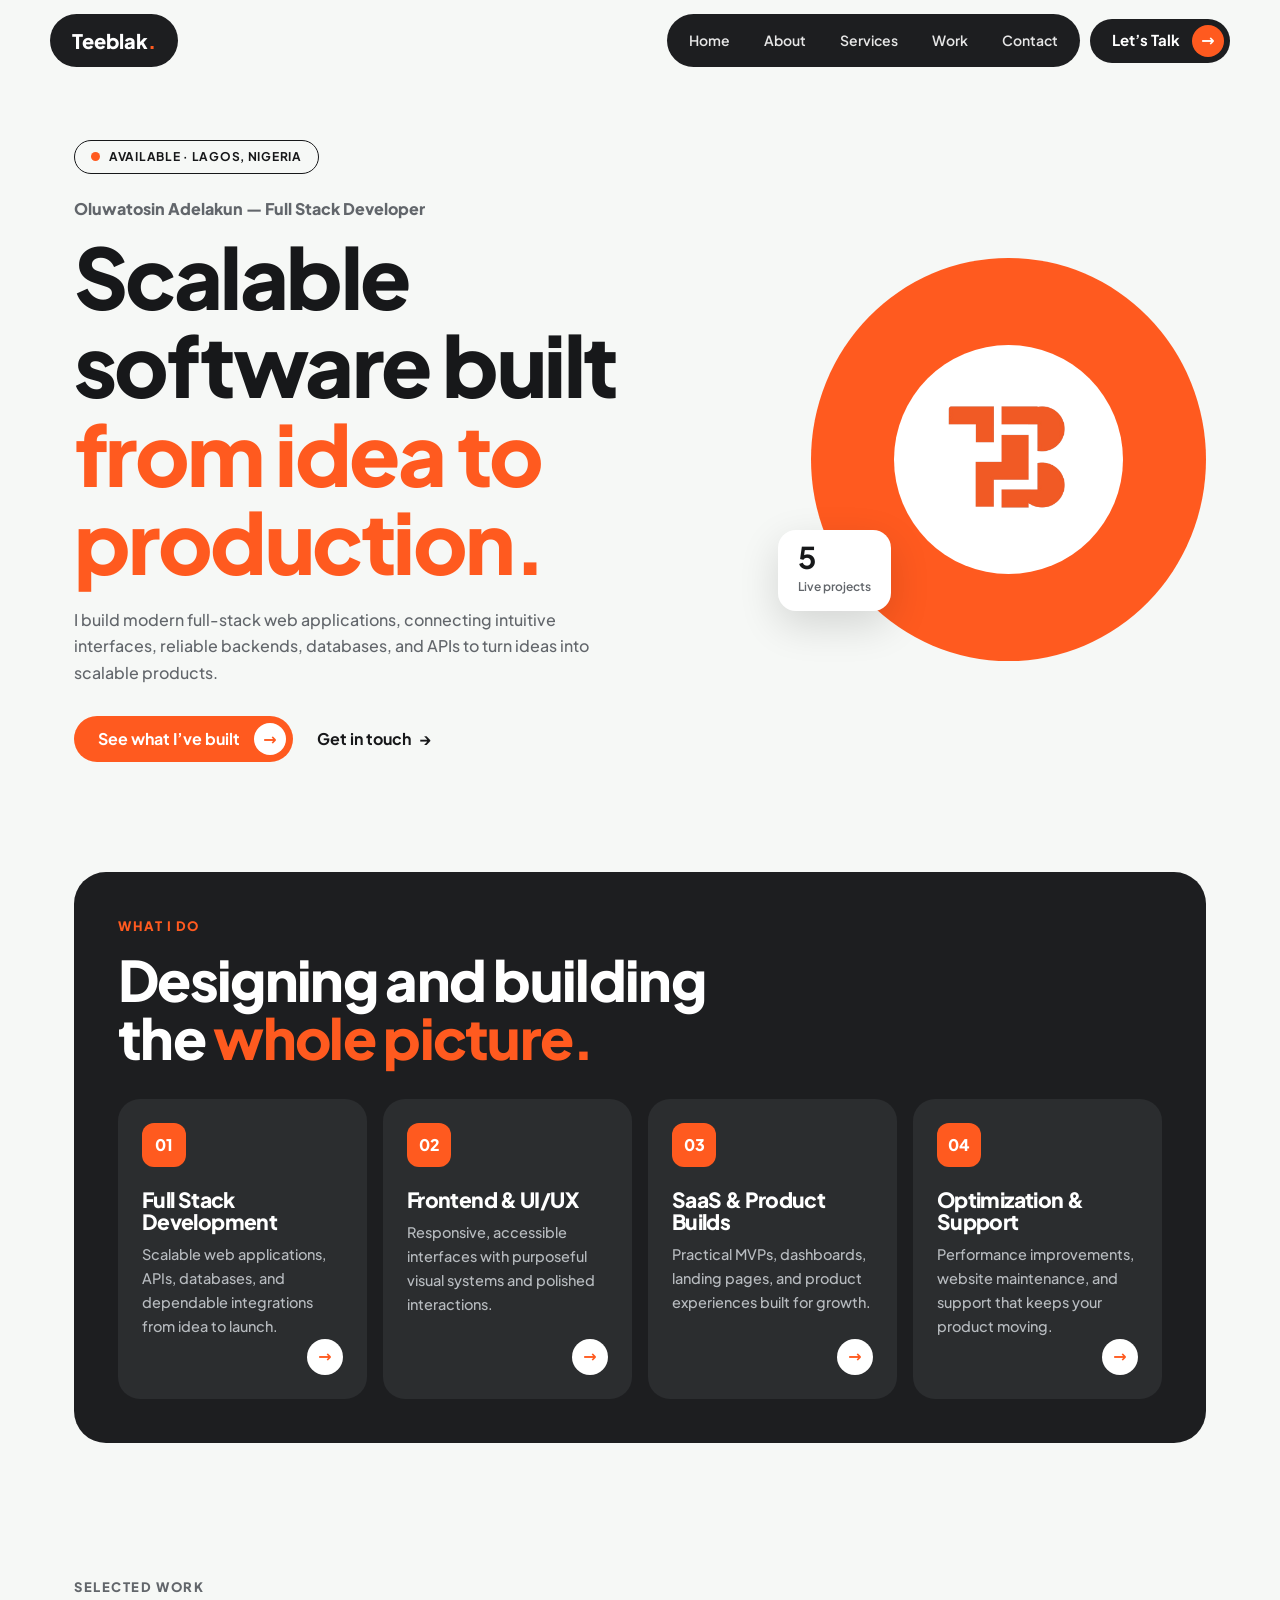
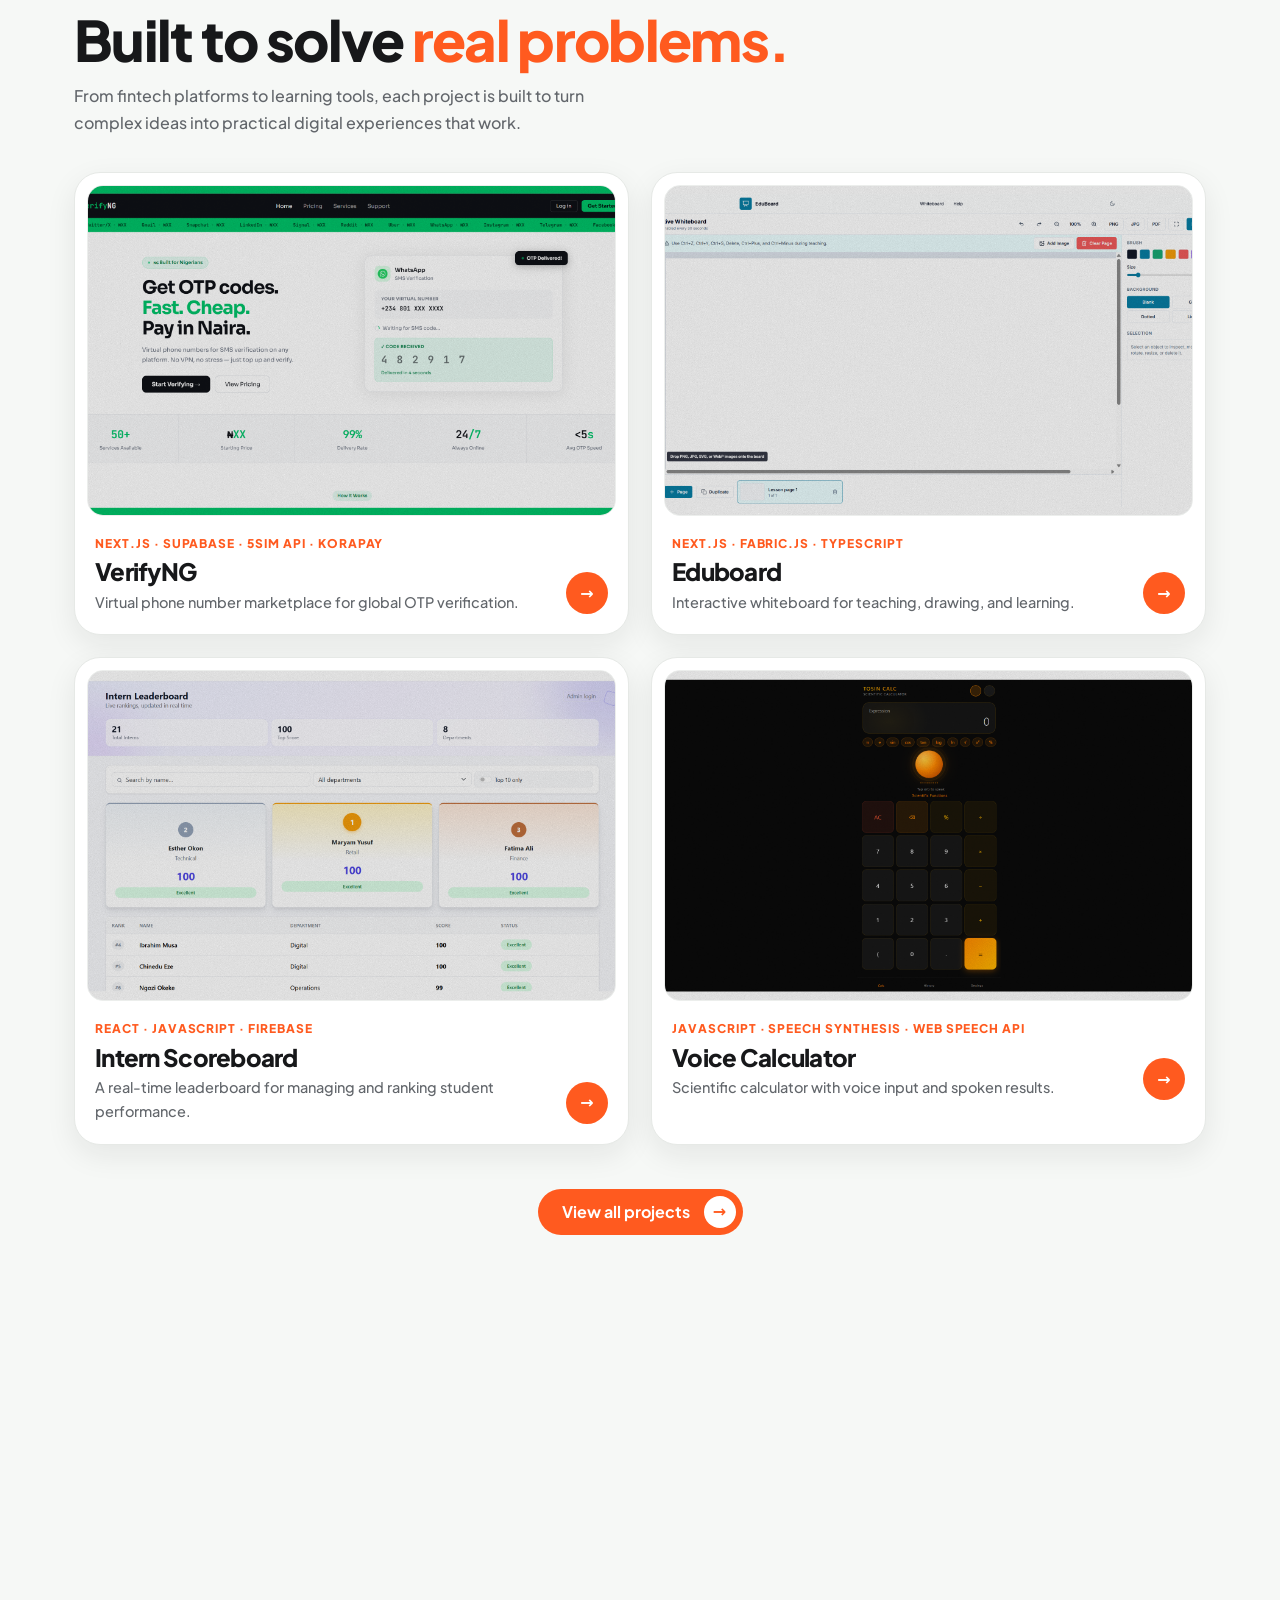
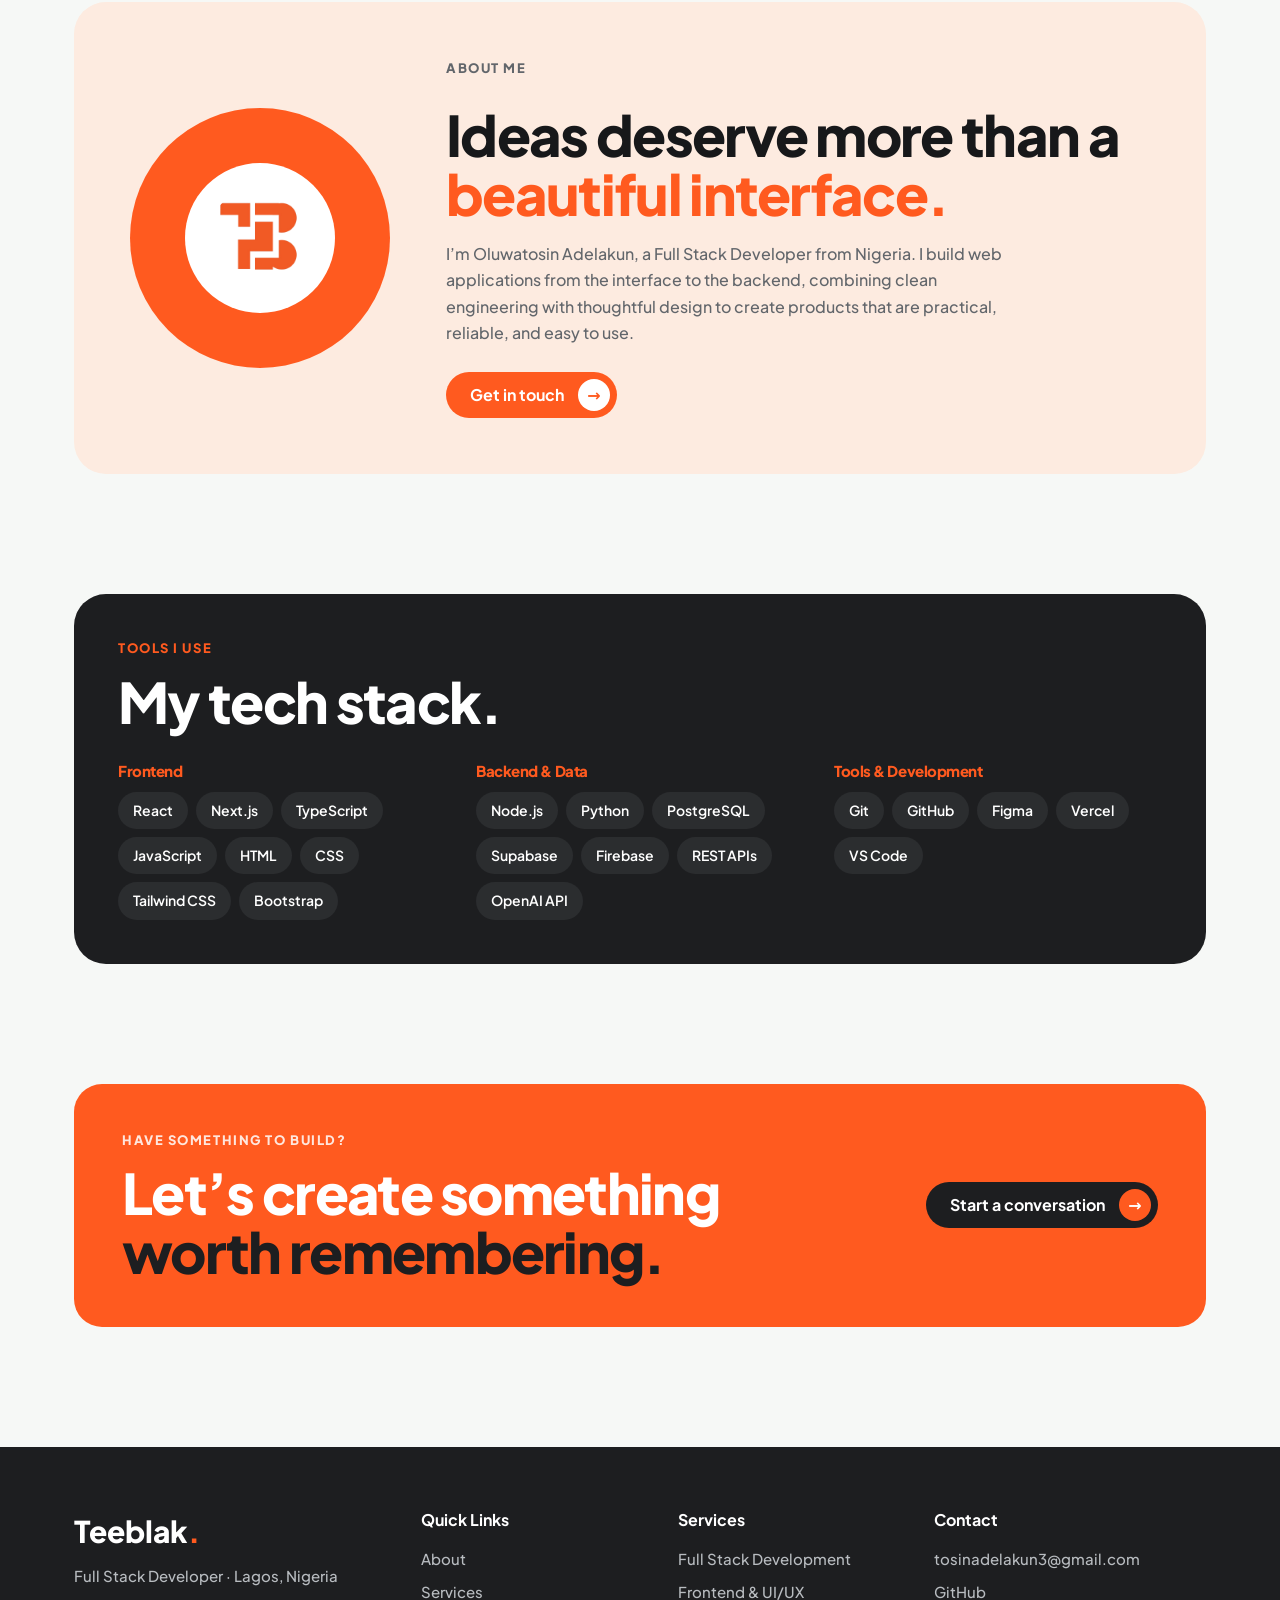
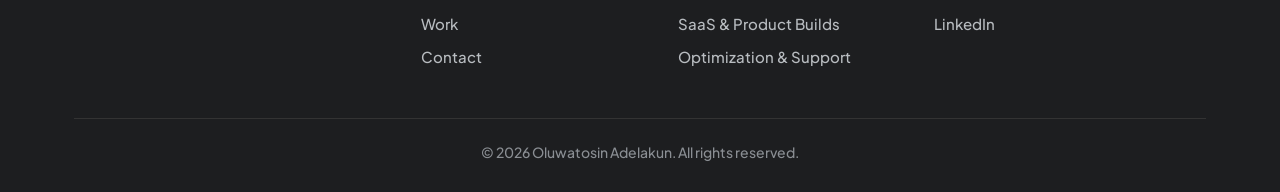
<file: index.html>
<!doctype html><html lang="en"><head><meta charset="UTF-8"><meta name="viewport" content="width=device-width, initial-scale=1.0"><meta name="description" content="Oluwatosin Adelakun is a Full Stack Developer and UI/UX Designer in Lagos, Nigeria."><meta name="theme-color" content="#ff5a1f"><title>Oluwatosin Adelakun — Full Stack Developer</title><link rel="preconnect" href="https://fonts.googleapis.com"><link rel="preconnect" href="https://fonts.gstatic.com" crossorigin><link href="https://fonts.googleapis.com/css2?family=Plus+Jakarta+Sans:wght@500;600;700;800&display=swap" rel="stylesheet"><link rel="stylesheet" href="styles-v3.css"></head><body><a class="skip-link" href="#main">Skip to content</a><header class="site-header"><a class="brand pill" href="#home" aria-label="Teeblak home">Teeblak<i>.</i></a><button class="menu-button" aria-expanded="false" aria-controls="site-nav" aria-label="Open navigation menu"><span></span><span></span><span></span></button><nav id="site-nav" aria-label="Primary navigation"><div class="links pill"><a href="#home">Home</a><a href="#about">About</a><a href="#services">Services</a><a href="#work">Work</a><a href="#contact">Contact</a></div><a class="nav-cta pill" href="#contact">Let’s Talk <i class="go" aria-hidden="true">→</i></a></nav></header><main id="main">
<section class="hero" id="home"><div class="wrap hero-grid"><div><div class="tag"><i></i> Available · Lagos, Nigeria</div><p class="who">Oluwatosin Adelakun — Full Stack Developer</p><h1>Scalable software built <em>from idea to production.</em></h1><p class="lead">I build modern full-stack web applications, connecting intuitive interfaces, reliable backends, databases, and APIs to turn ideas into scalable products.</p><div class="btns"><a class="btn" href="#work">See what I’ve built <i class="go" aria-hidden="true">→</i></a><a class="ghost" href="mailto:tosinadelakun3@gmail.com">Get in touch <span aria-hidden="true">→</span></a></div></div>
<div class="art"><div class="disc"><img src="assets/brand-mark.png" alt="TB monogram"></div><div class="badge"><b>5</b><small>Live projects</small></div></div></div></section>
<section id="services" aria-labelledby="st"><div class="wrap"><div class="panel"><p class="eyebrow">What I do</p><h2 id="st">Designing and building the <em>whole picture.</em></h2><div class="svc"><article class="rv" style="--d:0.0s"><span class="num">01</span><h3>Full Stack Development</h3><p>Scalable web applications, APIs, databases, and dependable integrations from idea to launch.</p><a class="go" href="#contact" aria-label="Get in touch">→</a></article><article class="rv" style="--d:0.08s"><span class="num">02</span><h3>Frontend &amp; UI/UX</h3><p>Responsive, accessible interfaces with purposeful visual systems and polished interactions.</p><a class="go" href="#contact" aria-label="Get in touch">→</a></article><article class="rv" style="--d:0.16s"><span class="num">03</span><h3>SaaS &amp; Product Builds</h3><p>Practical MVPs, dashboards, landing pages, and product experiences built for growth.</p><a class="go" href="#contact" aria-label="Get in touch">→</a></article><article class="rv" style="--d:0.24s"><span class="num">04</span><h3>Optimization &amp; Support</h3><p>Performance improvements, website maintenance, and support that keeps your product moving.</p><a class="go" href="#contact" aria-label="Get in touch">→</a></article></div></div></div></section>
<section id="work" aria-labelledby="wt"><div class="wrap"><div class="head rv"><p class="eyebrow">Selected work</p><h2 id="wt">Built to solve <em>real problems.</em></h2><p>From fintech platforms to learning tools, each project is built to turn complex ideas into practical digital experiences that work.</p></div><div class="grid2"><a class="card rv" style="--d:0.0s" href="https://verifyng.vercel.app/" target="_blank" rel="noreferrer"><div class="shot"><img src="assets/projects/verifyng.png" alt="VerifyNG website homepage" loading="lazy"></div><div class="cb"><div><p class="cat">Next.js · Supabase · 5SIM API · Korapay</p><h3>VerifyNG</h3><p>Virtual phone number marketplace for global OTP verification.</p></div><i class="go" aria-hidden="true">→</i></div></a><a class="card rv" style="--d:0.1s" href="https://eduboard-navy.vercel.app/" target="_blank" rel="noreferrer"><div class="shot"><img src="assets/projects/eduboard.png" alt="Eduboard website homepage" loading="lazy"></div><div class="cb"><div><p class="cat">Next.js · Fabric.js · TypeScript</p><h3>Eduboard</h3><p>Interactive whiteboard for teaching, drawing, and learning.</p></div><i class="go" aria-hidden="true">→</i></div></a><a class="card rv" style="--d:0.0s" href="https://intern-scoreboard-eight.vercel.app/" target="_blank" rel="noreferrer"><div class="shot"><img src="assets/projects/intern-scoreboard.png" alt="Intern Scoreboard website homepage" loading="lazy"></div><div class="cb"><div><p class="cat">React · JavaScript · Firebase</p><h3>Intern Scoreboard</h3><p>A real-time leaderboard for managing and ranking student performance.</p></div><i class="go" aria-hidden="true">→</i></div></a><a class="card rv" style="--d:0.1s" href="https://scientific-calculator-with-voice-ov.vercel.app/" target="_blank" rel="noreferrer"><div class="shot"><img src="assets/projects/scientific-calculator-with-voice-ov.png" alt="Voice Calculator website homepage" loading="lazy"></div><div class="cb"><div><p class="cat">JavaScript · Speech Synthesis · Web Speech API</p><h3>Voice Calculator</h3><p>Scientific calculator with voice input and spoken results.</p></div><i class="go" aria-hidden="true">→</i></div></a></div><div class="more"><a class="btn" href="projects.html">View all projects <i class="go" aria-hidden="true">→</i></a></div></div></section>
<section><div class="wrap"><div class="stats rv"><div><strong data-n="5">0</strong><small>Live projects</small></div><div><strong data-n="4">0</strong><small>Core services</small></div><div><strong data-n="20">0</strong><small>Tools in my stack</small></div></div></div></section>
<section id="about"><div class="wrap"><div class="about rv"><div class="disc"><img src="assets/brand-mark.png" alt=""></div><div><p class="eyebrow">About me</p><h2>Ideas deserve more than a <em>beautiful interface.</em></h2><p>I’m Oluwatosin Adelakun, a Full Stack Developer from Nigeria. I build web applications from the interface to the backend, combining clean engineering with thoughtful design to create products that are practical, reliable, and easy to use.</p><a class="btn" href="mailto:tosinadelakun3@gmail.com">Get in touch <i class="go" aria-hidden="true">→</i></a></div></div></div></section>
<section aria-labelledby="kt"><div class="wrap"><div class="panel rv"><p class="eyebrow">Tools I use</p><h2 id="kt">My tech stack.</h2><div class="stack"><div><h3>Frontend</h3><div class="pills"><span>React</span><span>Next.js</span><span>TypeScript</span><span>JavaScript</span><span>HTML</span><span>CSS</span><span>Tailwind CSS</span><span>Bootstrap</span></div></div><div><h3>Backend &amp; Data</h3><div class="pills"><span>Node.js</span><span>Python</span><span>PostgreSQL</span><span>Supabase</span><span>Firebase</span><span>REST APIs</span><span>OpenAI API</span></div></div><div><h3>Tools &amp; Development</h3><div class="pills"><span>Git</span><span>GitHub</span><span>Figma</span><span>Vercel</span><span>VS Code</span></div></div></div></div></div></section>
<section id="contact"><div class="wrap"><div class="cta rv"><div><p class="eyebrow">Have something to build?</p><h2>Let’s create something <em>worth remembering.</em></h2></div><a class="btn" href="mailto:tosinadelakun3@gmail.com">Start a conversation <i class="go" aria-hidden="true">→</i></a></div></div></section>
</main><footer><div class="wrap"><div class="fgrid"><div><div class="logo">Teeblak<i>.</i></div><p>Full Stack Developer · Lagos, Nigeria</p></div><div><h4>Quick Links</h4><a href="#about">About</a><a href="#services">Services</a><a href="#work">Work</a><a href="#contact">Contact</a></div><div><h4>Services</h4><a href="#services">Full Stack Development</a><a href="#services">Frontend &amp; UI/UX</a><a href="#services">SaaS &amp; Product Builds</a><a href="#services">Optimization &amp; Support</a></div><div><h4>Contact</h4><a href="mailto:tosinadelakun3@gmail.com">tosinadelakun3@gmail.com</a><a href="https://github.com/Tosin-001" target="_blank" rel="noreferrer">GitHub</a><a href="https://www.linkedin.com/in/oluwatosin-adelakun-62b074242/" target="_blank" rel="noreferrer">LinkedIn</a></div></div><p class="copy">© <span id="year"></span> Oluwatosin Adelakun. All rights reserved.</p></div></footer><script src="script-v2.js"></script></body></html>
</file>
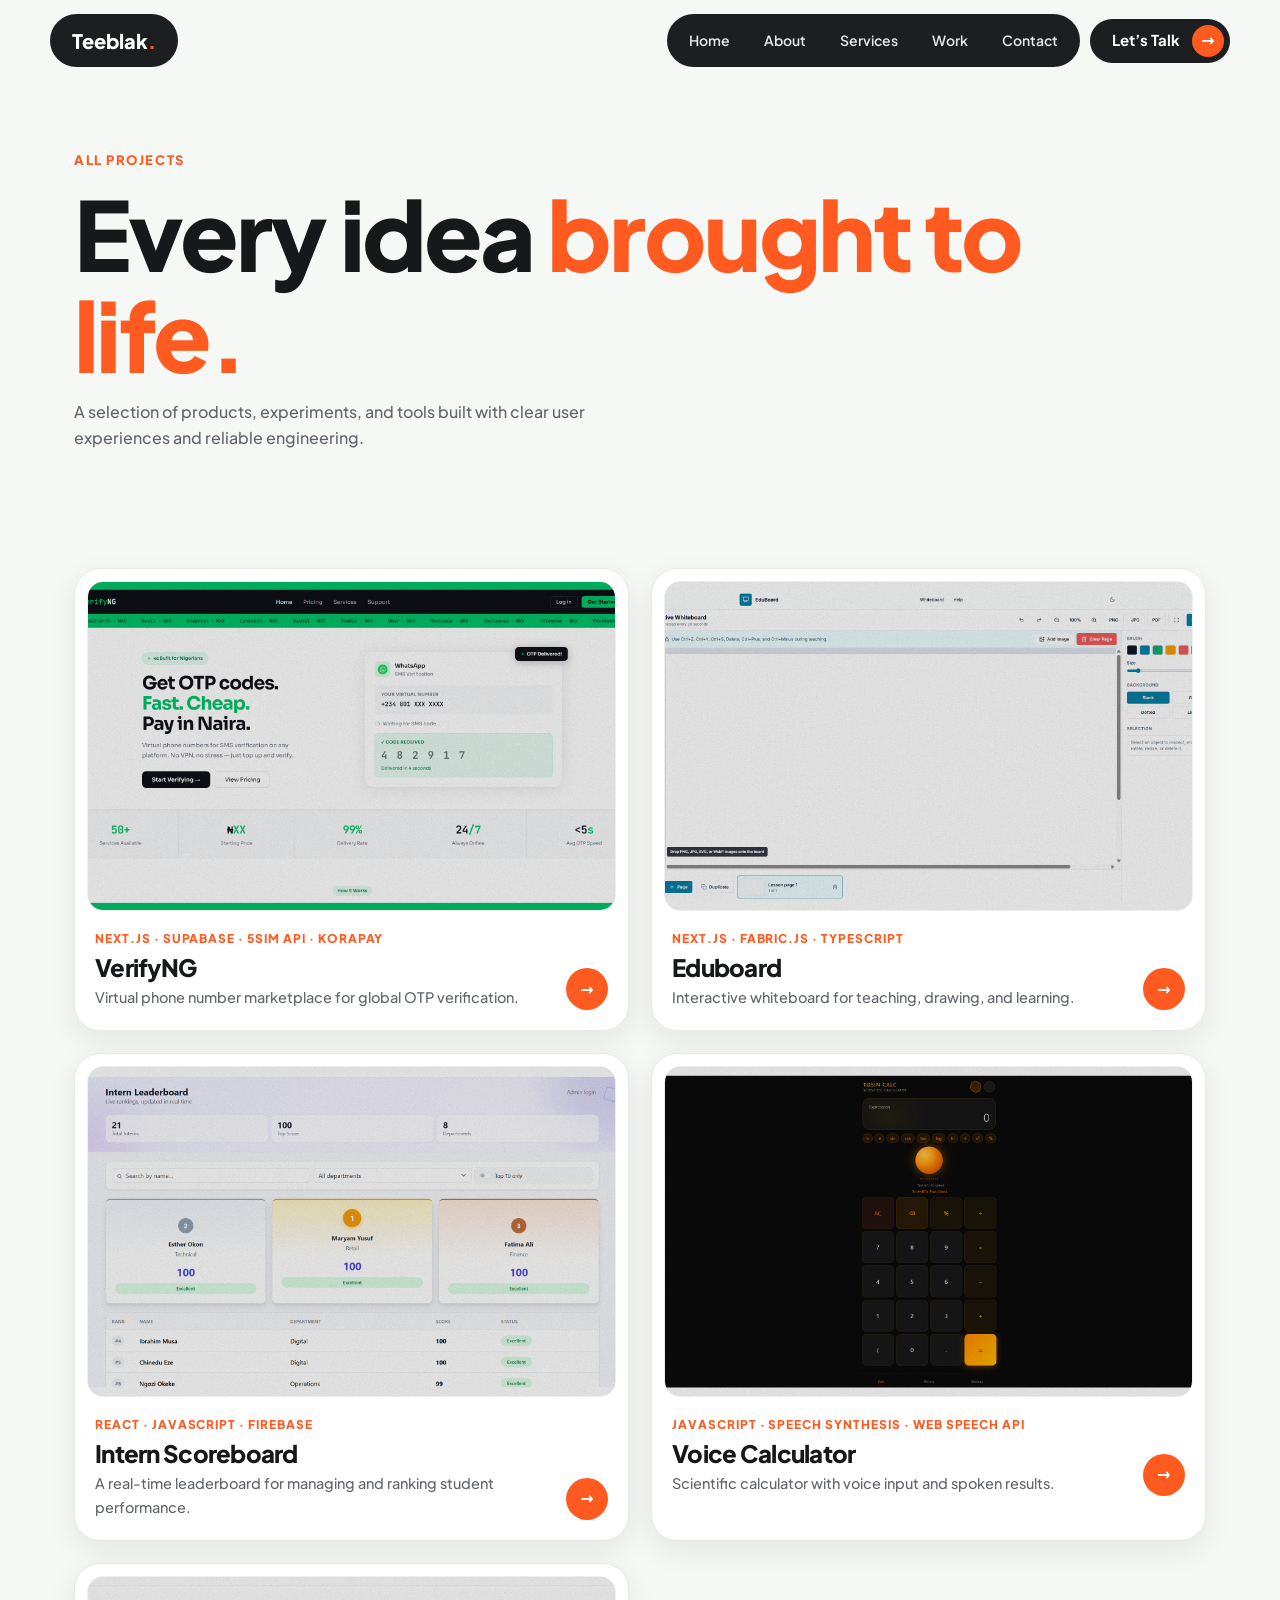
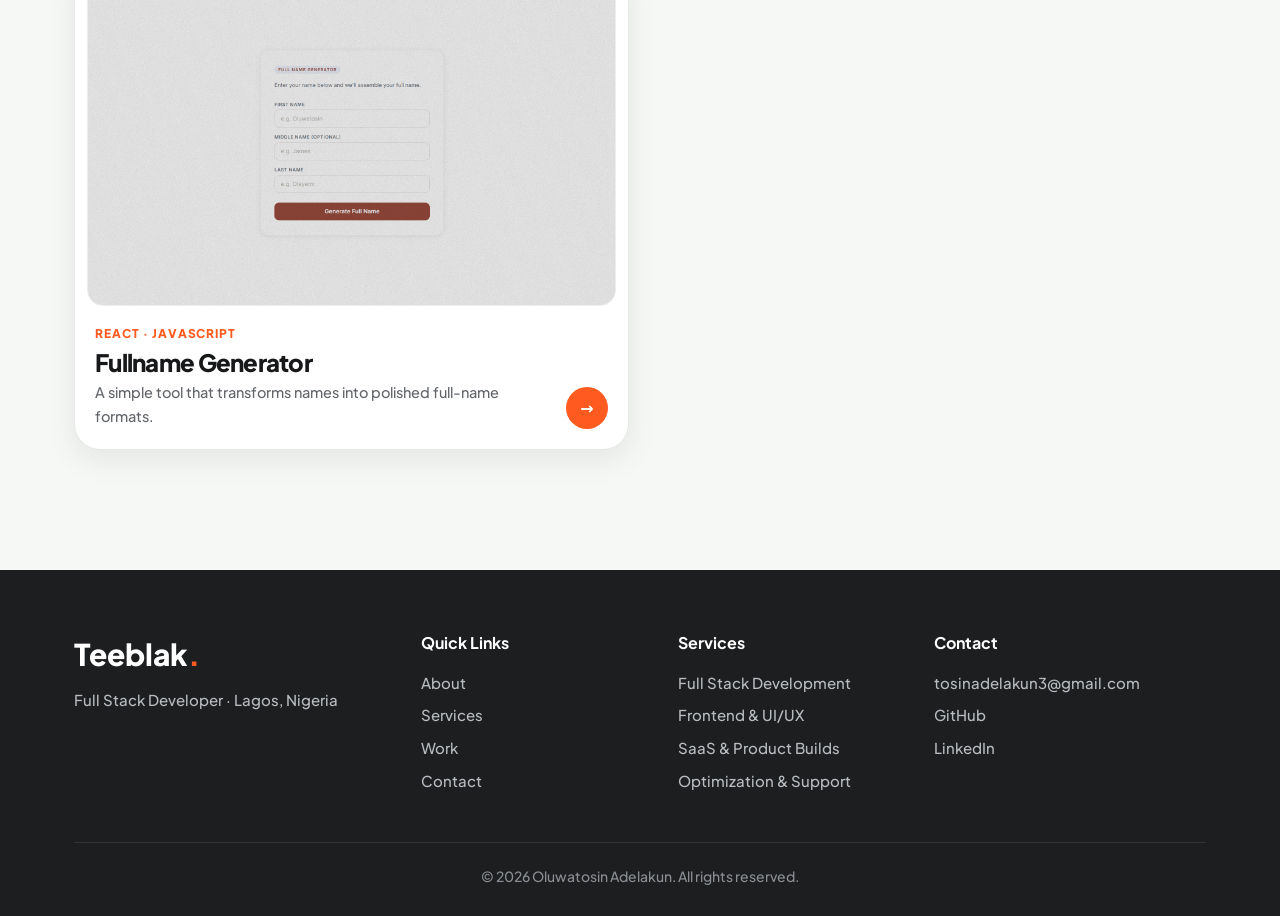
<file: projects.html>
<!doctype html><html lang="en"><head><meta charset="UTF-8"><meta name="viewport" content="width=device-width, initial-scale=1.0"><meta name="description" content="All selected projects by Oluwatosin Adelakun, Full Stack Developer and UI/UX Designer."><meta name="theme-color" content="#ff5a1f"><title>Projects — Oluwatosin Adelakun</title><link rel="preconnect" href="https://fonts.googleapis.com"><link rel="preconnect" href="https://fonts.gstatic.com" crossorigin><link href="https://fonts.googleapis.com/css2?family=Plus+Jakarta+Sans:wght@500;600;700;800&display=swap" rel="stylesheet"><link rel="stylesheet" href="styles-v3.css"></head><body><a class="skip-link" href="#main">Skip to content</a><header class="site-header"><a class="brand pill" href="index.html" aria-label="Teeblak home">Teeblak<i>.</i></a><button class="menu-button" aria-expanded="false" aria-controls="site-nav" aria-label="Open navigation menu"><span></span><span></span><span></span></button><nav id="site-nav" aria-label="Primary navigation"><div class="links pill"><a href="index.html">Home</a><a href="index.html#about">About</a><a href="index.html#services">Services</a><a href="index.html#work">Work</a><a href="index.html#contact">Contact</a></div><a class="nav-cta pill" href="index.html#contact">Let’s Talk <i class="go" aria-hidden="true">→</i></a></nav></header><main id="main"><section class="page-head"><div class="wrap"><p class="eyebrow">All projects</p><h1>Every idea <em>brought to life.</em></h1><div class="head"><p>A selection of products, experiments, and tools built with clear user experiences and reliable engineering.</p></div></div></section><section id="work"><div class="wrap"><div class="grid2"><a class="card rv" style="--d:0.0s" href="https://verifyng.vercel.app/" target="_blank" rel="noreferrer"><div class="shot"><img src="assets/projects/verifyng.png" alt="VerifyNG website homepage" loading="lazy"></div><div class="cb"><div><p class="cat">Next.js · Supabase · 5SIM API · Korapay</p><h3>VerifyNG</h3><p>Virtual phone number marketplace for global OTP verification.</p></div><i class="go" aria-hidden="true">→</i></div></a><a class="card rv" style="--d:0.1s" href="https://eduboard-navy.vercel.app/" target="_blank" rel="noreferrer"><div class="shot"><img src="assets/projects/eduboard.png" alt="Eduboard website homepage" loading="lazy"></div><div class="cb"><div><p class="cat">Next.js · Fabric.js · TypeScript</p><h3>Eduboard</h3><p>Interactive whiteboard for teaching, drawing, and learning.</p></div><i class="go" aria-hidden="true">→</i></div></a><a class="card rv" style="--d:0.0s" href="https://intern-scoreboard-eight.vercel.app/" target="_blank" rel="noreferrer"><div class="shot"><img src="assets/projects/intern-scoreboard.png" alt="Intern Scoreboard website homepage" loading="lazy"></div><div class="cb"><div><p class="cat">React · JavaScript · Firebase</p><h3>Intern Scoreboard</h3><p>A real-time leaderboard for managing and ranking student performance.</p></div><i class="go" aria-hidden="true">→</i></div></a><a class="card rv" style="--d:0.1s" href="https://scientific-calculator-with-voice-ov.vercel.app/" target="_blank" rel="noreferrer"><div class="shot"><img src="assets/projects/scientific-calculator-with-voice-ov.png" alt="Voice Calculator website homepage" loading="lazy"></div><div class="cb"><div><p class="cat">JavaScript · Speech Synthesis · Web Speech API</p><h3>Voice Calculator</h3><p>Scientific calculator with voice input and spoken results.</p></div><i class="go" aria-hidden="true">→</i></div></a><a class="card rv" style="--d:0.0s" href="https://full-name-generator-kappa.vercel.app/" target="_blank" rel="noreferrer"><div class="shot"><img src="assets/projects/full-name-generator.png" alt="Fullname Generator website homepage" loading="lazy"></div><div class="cb"><div><p class="cat">React · JavaScript</p><h3>Fullname Generator</h3><p>A simple tool that transforms names into polished full-name formats.</p></div><i class="go" aria-hidden="true">→</i></div></a></div></div></section></main><footer><div class="wrap"><div class="fgrid"><div><div class="logo">Teeblak<i>.</i></div><p>Full Stack Developer · Lagos, Nigeria</p></div><div><h4>Quick Links</h4><a href="index.html#about">About</a><a href="index.html#services">Services</a><a href="index.html#work">Work</a><a href="index.html#contact">Contact</a></div><div><h4>Services</h4><a href="index.html#services">Full Stack Development</a><a href="index.html#services">Frontend &amp; UI/UX</a><a href="index.html#services">SaaS &amp; Product Builds</a><a href="index.html#services">Optimization &amp; Support</a></div><div><h4>Contact</h4><a href="mailto:tosinadelakun3@gmail.com">tosinadelakun3@gmail.com</a><a href="https://github.com/Tosin-001" target="_blank" rel="noreferrer">GitHub</a><a href="https://www.linkedin.com/in/oluwatosin-adelakun-62b074242/" target="_blank" rel="noreferrer">LinkedIn</a></div></div><p class="copy">© <span id="year"></span> Oluwatosin Adelakun. All rights reserved.</p></div></footer><script src="script-v2.js"></script></body></html>
</file>
<file: styles-v3.css>
:root{--o:#ff5a1f;--dk:#1d1e20;--d2:#2b2d2f;--bg:#f6f8f6;--pe:#fdebe0;--ink:#17181a;--mut:#62666b}
*{box-sizing:border-box;margin:0;padding:0}
html{scroll-behavior:smooth;overflow-x:hidden;-webkit-text-size-adjust:100%}
body{font:500 16px/1.65 'Plus Jakarta Sans',sans-serif;background:var(--bg);color:var(--ink);overflow-x:hidden;max-width:100%}
a{color:inherit;text-decoration:none}img{max-width:100%;display:block}
:focus-visible{outline:3px solid var(--o);outline-offset:3px}
.skip-link{position:absolute;left:-999px;top:8px;background:var(--o);color:#fff;padding:8px 14px;border-radius:8px;z-index:99}.skip-link:focus{left:8px}
.wrap{max-width:1180px;margin:auto;padding:0 24px}
section{padding:60px 0}
h1,h2,h3{font-weight:800;letter-spacing:-.03em;line-height:1.05}
h2{font-size:clamp(32px,5vw,56px)}
em{font-style:normal;color:var(--o)}
.eyebrow{color:var(--o);font-weight:800;font-size:13px;letter-spacing:.12em;text-transform:uppercase;margin-bottom:12px}
.pill{background:var(--dk);color:#fff;border-radius:999px}
.go{display:grid;place-items:center;width:32px;height:32px;flex:none;border-radius:50%;background:var(--o);color:#fff;font:700 16px system-ui,-apple-system,"Segoe UI Symbol",sans-serif;font-style:normal;transition:transform .3s}
a:hover .go{transform:rotate(-45deg)}
/* header */
.site-header{position:fixed;top:14px;left:50%;transform:translateX(-50%);width:min(1180px,calc(100% - 28px));display:flex;justify-content:space-between;align-items:center;gap:10px;z-index:50}
.brand{padding:10px 22px;font-weight:800;font-size:20px}.brand i{color:var(--o);font-style:normal}
nav{display:flex;gap:10px;align-items:center}
.links{display:flex;gap:2px;padding:6px}
.links a{padding:9px 16px;border-radius:999px;font-size:14px;font-weight:600;color:#e6e6e6;transition:.2s}
.links a:hover{background:var(--o);color:#fff}
.nav-cta{display:flex;align-items:center;gap:12px;padding:6px 6px 6px 22px;font-weight:700;font-size:15px}
.menu-button{display:none;width:46px;height:46px;border-radius:50%;background:var(--dk);border:0;cursor:pointer}
.menu-button span{display:block;width:20px;height:2px;background:#fff;margin:4px auto;transition:.25s}
/* hero */
.hero{padding:140px 0 50px}
.hero-grid{display:grid;grid-template-columns:1.15fr .85fr;gap:30px;align-items:center}
.tag{display:inline-flex;align-items:center;gap:9px;border:1.5px solid var(--ink);border-radius:999px;padding:6px 16px;font-size:12px;font-weight:700;text-transform:uppercase;letter-spacing:.06em;margin-bottom:22px}
.tag i{width:9px;height:9px;border-radius:50%;background:var(--o);animation:pulse 1.8s infinite}
.who{font-weight:800;color:var(--mut);margin-bottom:10px}
.hero h1{font-size:clamp(40px,7vw,84px);animation:up .9s cubic-bezier(.2,.8,.2,1) both}
.lead{max-width:520px;color:var(--mut);margin:22px 0 30px;animation:up .9s .15s cubic-bezier(.2,.8,.2,1) both}
.btns{display:flex;align-items:center;gap:24px;flex-wrap:wrap;animation:up .9s .3s cubic-bezier(.2,.8,.2,1) both}
.btn{display:inline-flex;align-items:center;gap:14px;background:var(--o);color:#fff;font-weight:700;padding:7px 7px 7px 24px;border-radius:999px;transition:background .25s}
.btn .go{background:#fff;color:var(--o)}.btn:hover{background:var(--dk)}
.ghost{font-weight:700;display:inline-flex;gap:8px;align-items:center}.ghost:hover{color:var(--o)}
.art{position:relative;aspect-ratio:1;max-width:420px;margin-left:auto;width:100%}
.disc{position:absolute;inset:4% 0 0 6%;border-radius:50%;background:var(--o);display:grid;place-items:center}
.disc img{width:58%;aspect-ratio:1;object-fit:contain;background:#fff;padding:9%;border-radius:50%}
.badge{position:absolute;left:-2%;bottom:12%;background:#fff;border-radius:18px;padding:12px 20px;box-shadow:0 14px 40px rgba(0,0,0,.14);animation:float 4s ease-in-out infinite}
.badge b{display:block;font-size:30px;line-height:1}.badge small{font-size:12px;color:var(--mut);font-weight:600}
/* panels */
.panel{background:var(--dk);color:#fff;border-radius:32px;padding:44px}
.panel h2{margin-bottom:32px;max-width:640px}
.svc{display:grid;grid-template-columns:repeat(4,1fr);gap:16px}
.svc article{background:var(--d2);border-radius:22px;padding:24px;min-height:290px;display:flex;flex-direction:column;transition:transform .3s}
.svc article:hover{transform:translateY(-6px)}
.num{width:44px;height:44px;border-radius:12px;background:var(--o);display:grid;place-items:center;font-weight:800}
.svc h3{font-size:21px;margin:22px 0 10px}.svc p{color:#b8bcc0;font-size:14.5px}
.svc .go{background:#fff;color:var(--o);align-self:flex-end;margin-top:auto;width:36px;height:36px}
/* projects */
.head{margin-bottom:36px}.head p{color:var(--mut);max-width:560px;margin-top:14px}
.grid2{display:grid;grid-template-columns:repeat(2,1fr);gap:22px}
.card{background:var(--dk);color:#fff;border-radius:26px;padding:12px;display:flex;flex-direction:column;transition:transform .3s,box-shadow .3s}
.card:hover{transform:translateY(-8px);box-shadow:0 26px 50px rgba(255,90,31,.25)}
.shot{aspect-ratio:16/10;border-radius:16px;overflow:hidden;background:#e9ecea}
.shot img{width:100%;height:100%;object-fit:cover;object-position:top center;transition:transform .7s cubic-bezier(.2,.8,.2,1)}
.card:hover .shot img{transform:scale(1.05)}
.cb{display:flex;justify-content:space-between;gap:14px;align-items:flex-end;padding:18px 8px 8px}
.cat{color:var(--o);font-size:12px;font-weight:800;text-transform:uppercase;letter-spacing:.08em;margin-bottom:6px}
.cb h3{font-size:24px}.cb p:last-child{color:#b8bcc0;font-size:14.5px;margin-top:6px}.cb .go{width:42px;height:42px}
.more{text-align:center;margin-top:44px}
.stats{background:var(--pe);border-radius:22px;display:grid;grid-template-columns:repeat(3,1fr);padding:26px 10px;text-align:center}
.stats div+div{border-left:1px solid #f0cdb8}
.stats strong{display:block;font-size:clamp(30px,4vw,44px);font-weight:800;line-height:1.1}.stats small{font-weight:600;color:var(--mut)}
/* about + stack + cta */
.about{display:grid;grid-template-columns:auto 1fr;gap:56px;align-items:center;background:var(--pe);border-radius:32px;padding:56px}
.about .disc{position:relative;inset:auto;width:260px;height:260px}
.about h2{margin-bottom:18px}.about p{color:var(--mut);max-width:560px;margin-bottom:26px}
.stack{display:grid;grid-template-columns:repeat(3,1fr);gap:30px}
.stack h3{color:var(--o);font-size:15px;margin-bottom:14px}
.pills{display:flex;flex-wrap:wrap;gap:8px}.pills span{background:var(--d2);border-radius:999px;padding:7px 15px;font-size:14px;font-weight:600}
.cta{background:var(--o);color:#fff;border-radius:28px;padding:46px 48px;display:flex;justify-content:space-between;align-items:center;gap:28px;flex-wrap:wrap}
.cta .eyebrow{color:#fff;opacity:.85}.cta h2{max-width:640px}.cta em{color:var(--dk)}
.cta .btn{background:var(--dk)}.cta .btn .go{background:var(--o);color:#fff}.cta .btn:hover{background:#fff;color:var(--dk)}
.page-head{padding-top:150px;padding-bottom:20px}.page-head h1{font-size:clamp(40px,8vw,96px)}
footer{background:var(--dk);color:#fff;padding:60px 0 28px;margin-top:60px}
.fgrid{display:grid;grid-template-columns:1.4fr 1fr 1fr 1.2fr;gap:30px}
footer h4{margin-bottom:14px}footer .logo{font-size:30px;font-weight:800}footer .logo i{color:var(--o);font-style:normal}
footer a{display:block;color:#b8bcc0;margin-bottom:8px;font-size:15px;overflow-wrap:anywhere}footer a:hover{color:var(--o)}footer p{color:#b8bcc0;font-size:15px;margin-top:8px}
.copy{text-align:center;color:#8a8e93;font-size:14px;margin-top:40px;border-top:1px solid #333;padding-top:22px}
/* motion */
.rv{opacity:0;transform:translateY(30px);transition:opacity .8s,transform .8s cubic-bezier(.2,.8,.2,1);transition-delay:var(--d,0s)}.rv.in{opacity:1;transform:none}
@keyframes up{from{opacity:0;transform:translateY(28px)}}
@keyframes float{50%{transform:translateY(-10px)}}
@keyframes pulse{50%{box-shadow:0 0 0 7px #ff5a1f33}}
@media(hover:none){a:hover .go{transform:none}.card:hover,.svc article:hover{transform:none}.card:hover .shot img{transform:none}}
@media(max-width:980px){.svc{grid-template-columns:repeat(2,1fr)}.hero-grid{grid-template-columns:1fr}.art{margin:30px auto 0;max-width:340px}.about{grid-template-columns:1fr;text-align:center;justify-items:center;padding:40px 26px}.stack{grid-template-columns:1fr}.fgrid{grid-template-columns:1fr 1fr}}
@media(max-width:760px){
.menu-button{display:block}
nav{position:absolute;top:60px;left:0;right:0;flex-direction:column;align-items:stretch;background:var(--dk);border-radius:26px;padding:12px;opacity:0;visibility:hidden;transform:translateY(-14px) scale(.97);transform-origin:top right;pointer-events:none;transition:opacity .3s,transform .35s cubic-bezier(.2,.8,.2,1),visibility 0s linear .35s}
nav.open{opacity:1;visibility:visible;transform:none;pointer-events:auto;transition:opacity .3s,transform .35s cubic-bezier(.2,.8,.2,1),visibility 0s}
.links{flex-direction:column;background:none;padding:0}.links a{text-align:center;padding:13px;opacity:0;transform:translateY(-8px);transition:opacity .3s,transform .35s,background .2s}
nav.open .links a{opacity:1;transform:none}
nav.open .links a:nth-child(1){transition-delay:.06s}nav.open .links a:nth-child(2){transition-delay:.11s}nav.open .links a:nth-child(3){transition-delay:.16s}nav.open .links a:nth-child(4){transition-delay:.21s}nav.open .links a:nth-child(5){transition-delay:.26s}
.nav-cta{background:var(--o);justify-content:center;padding:12px 16px}.nav-cta .go{background:#fff;color:var(--o)}
.menu-button[aria-expanded="true"] span:nth-child(1){transform:translateY(6px) rotate(45deg)}
.menu-button[aria-expanded="true"] span:nth-child(2){opacity:0}
.menu-button[aria-expanded="true"] span:nth-child(3){transform:translateY(-6px) rotate(-45deg)}
.wrap{padding:0 18px}.site-header{width:calc(100% - 20px);top:10px}.hero{padding-top:110px}
.grid2,.svc{grid-template-columns:1fr}.svc article{min-height:0}.panel{padding:28px 20px;border-radius:26px}
.cta{padding:34px 24px}.about{padding:34px 22px}.about .disc{width:200px;height:200px}.fgrid{grid-template-columns:1fr}.stats strong{font-size:28px}
}
@media(prefers-reduced-motion:reduce){*,*::before,*::after{animation:none!important;transition:none!important}.rv{opacity:1;transform:none}}

/* ===== v3.1 PROJECT CARDS: light cards, black names (fixes --d colour/delay clash) ===== */
.card{background:#fff;color:var(--ink);border:1px solid #e6e9e6;box-shadow:0 10px 30px rgba(23,24,26,.08)}
.card:hover{border-color:var(--o);box-shadow:0 26px 50px rgba(255,90,31,.22)}
.cb h3{color:var(--ink)}
.cb p:last-child{color:var(--mut)}
.shot{border:1px solid #eceeec}
</file>
